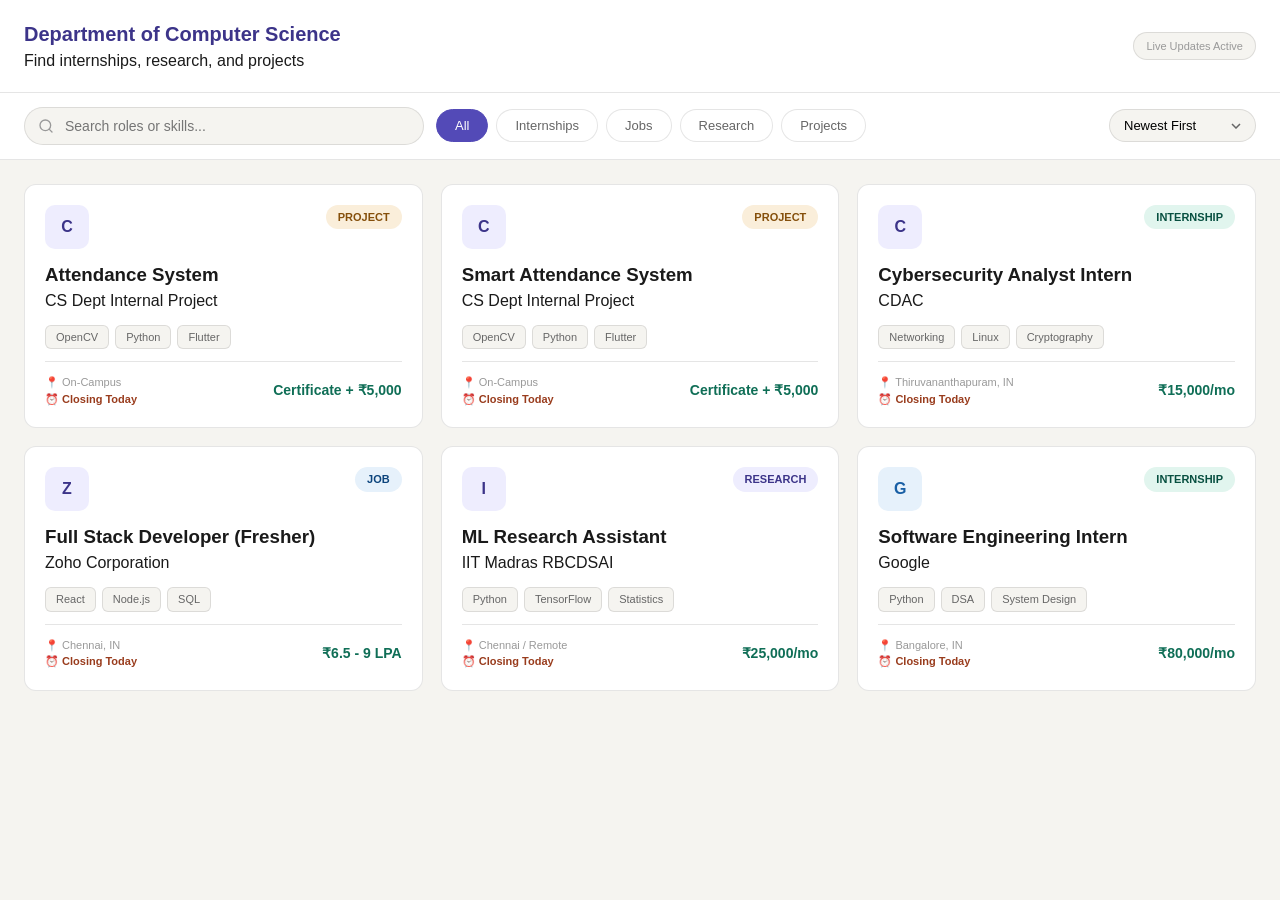
<file: index.html>
<!DOCTYPE html>
<html lang="en">
<head>
  <meta charset="UTF-8" />
  <meta name="viewport" content="width=device-width, initial-scale=1.0"/>
  <title>Department of Computer Science — Opportunities Board</title>
  <style>
    *, *::before, *::after { box-sizing: border-box; margin: 0; padding: 0; }
    :root {
      --purple-light: #EEEDFE; --purple-mid: #534AB7; --purple-dark: #3C3489;
      --teal-light: #E1F5EE; --teal-dark: #085041; --teal-mid: #0F6E56;
      --blue-light: #E6F1FB; --blue-mid: #185FA5; --blue-dark: #0C447C;
      --amber-light: #FAEEDA; --amber-mid: #854F0B;
      --coral-light: #FAECE7; --coral-mid: #993C1D; --coral-dark: #712B13;
      --bg: #f5f4f0; --surface: #ffffff; --border: rgba(0,0,0,0.1);
      --text: #1a1a1a; --text-muted: #666; --text-faint: #999;
      --radius: 12px; --radius-sm: 8px;
    }
    body { font-family: -apple-system, BlinkMacSystemFont, 'Segoe UI', sans-serif; background: var(--bg); color: var(--text); min-height: 100vh; line-height: 1.5; }

    /* HEADER */
    .site-header { background: var(--surface); border-bottom: 1px solid var(--border); padding: 1.2rem 1.5rem; display: flex; align-items: center; justify-content: space-between; flex-wrap: wrap; gap: 10px; }
    .site-header h1 { font-size: 20px; font-weight: 700; color: var(--purple-dark); }
    .last-updated { font-size: 11px; color: var(--text-faint); background: var(--bg); padding: 5px 12px; border-radius: 20px; border: 1px solid var(--border); }

    /* CONTROLS */
    .controls { background: var(--surface); border-bottom: 1px solid var(--border); padding: 0.85rem 1.5rem; display: flex; flex-wrap: wrap; align-items: center; gap: 12px; position: sticky; top: 0; z-index: 100; }
    .search-wrap { position: relative; flex: 1; min-width: 240px; max-width: 400px; }
    .search-wrap svg { position: absolute; left: 14px; top: 50%; transform: translateY(-50%); width: 16px; height: 16px; color: var(--text-faint); }
    .search-box { width: 100%; padding: 10px 16px 10px 40px; border: 1px solid var(--border); border-radius: 999px; font-size: 14px; background: var(--bg); outline: none; transition: 0.2s; }
    .search-box:focus { border-color: var(--purple-mid); background: var(--surface); }

    .pill-group { display: flex; flex-wrap: wrap; gap: 8px; }
    .pill { padding: 8px 18px; border: 1px solid var(--border); border-radius: 999px; font-size: 13px; font-weight: 500; cursor: pointer; background: var(--surface); color: var(--text-muted); transition: 0.2s; }
    .pill.active { background: var(--purple-mid); border-color: var(--purple-mid); color: #fff; }

    .sort-wrap { margin-left: auto; display: flex; align-items: center; gap: 8px; }
    .sort-select { padding: 8px 32px 8px 14px; border: 1px solid var(--border); border-radius: 999px; font-size: 13px; background: var(--bg); appearance: none; background-image: url("data:image/svg+xml,%3Csvg xmlns='http://www.w3.org/2000/svg' width='10' height='6'%3E%3Cpath d='M1 1l4 4 4-4' stroke='%23666' stroke-width='1.5' fill='none'/%3E%3C/svg%3E"); background-repeat: no-repeat; background-position: right 14px center; cursor: pointer; }

    /* GRID & CARDS */
    .grid { display: grid; grid-template-columns: repeat(auto-fill, minmax(320px, 1fr)); gap: 18px; padding: 1.5rem; }
    .card { background: var(--surface); border: 1px solid var(--border); border-radius: var(--radius); padding: 1.25rem; cursor: pointer; transition: 0.2s; display: flex; flex-direction: column; }
    .card:hover { transform: translateY(-3px); border-color: var(--purple-mid); box-shadow: 0 8px 20px rgba(0,0,0,0.08); }
    .card-header { display: flex; justify-content: space-between; align-items: flex-start; margin-bottom: 12px; }
    .org-logo { width: 44px; height: 44px; border-radius: 10px; display: flex; align-items: center; justify-content: center; font-weight: 700; }
    
    /* Badges */
    .type-badge { font-size: 11px; padding: 4px 12px; border-radius: 20px; font-weight: 600; text-transform: uppercase; }
    .type-Internship { background: var(--teal-light); color: var(--teal-dark); }
    .type-Job        { background: var(--blue-light); color: var(--blue-dark); }
    .type-Research   { background: var(--purple-light); color: var(--purple-dark); }
    .type-Project    { background: var(--amber-light); color: var(--amber-mid); }

    .tags { display: flex; flex-wrap: wrap; gap: 6px; margin: 12px 0; }
    .tag { font-size: 11px; padding: 3px 10px; background: var(--bg); border: 1px solid var(--border); border-radius: 6px; color: var(--text-muted); }
    .card-footer { margin-top: auto; padding-top: 12px; border-top: 1px solid var(--border); display: flex; justify-content: space-between; align-items: center; }
    .stipend { font-size: 14px; font-weight: 700; color: var(--teal-mid); }
    .deadline.urgent { color: var(--coral-mid); font-weight: 700; }

    /* MODAL */
    .modal-overlay { display: none; position: fixed; inset: 0; background: rgba(0,0,0,0.5); z-index: 1000; align-items: center; justify-content: center; padding: 1.5rem; backdrop-filter: blur(4px); }
    .modal-overlay.open { display: flex; }
    .modal { background: var(--surface); border-radius: var(--radius); max-width: 550px; width: 100%; max-height: 90vh; overflow-y: auto; padding: 2rem; position: relative; }
    .modal-close { position: absolute; top: 1.25rem; right: 1.25rem; background: var(--bg); border: none; width: 32px; height: 32px; border-radius: 50%; cursor: pointer; }
    .apply-btn { display: block; width: 100%; padding: 14px; background: var(--purple-mid); color: #fff; border-radius: var(--radius-sm); text-align: center; text-decoration: none; font-weight: 600; margin-top: 20px; }
  </style>
</head>
<body>

<header class="site-header">
  <div>
    <h1>Department of Computer Science</h1>
    <p>Find internships, research, and projects</p>
  </div>
  <div class="last-updated" id="last-updated">Connecting...</div>
</header>

<div class="controls">
  <div class="search-wrap">
    <svg viewBox="0 0 24 24" fill="none" stroke="currentColor" stroke-width="2" stroke-linecap="round" stroke-linejoin="round"><circle cx="11" cy="11" r="8"></circle><line x1="21" y1="21" x2="16.65" y2="16.65"></line></svg>
    <input class="search-box" type="text" placeholder="Search roles or skills..." id="search">
  </div>

  <div class="pill-group">
    <button class="pill active" data-filter="all">All</button>
    <button class="pill" data-filter="Internship">Internships</button>
    <button class="pill" data-filter="Job">Jobs</button>
    <button class="pill" data-filter="Research">Research</button>
    <button class="pill" data-filter="Project">Projects</button>
  </div>

  <div class="sort-wrap">
    <select class="sort-select" id="sort">
      <option value="newest">Newest First</option>
      <option value="deadline">Closest Deadline</option>
      <option value="stipend">Highest Stipend</option>
      <option value="title">Title A–Z</option>
    </select>
  </div>
</div>

<div class="grid" id="grid">
  </div>

<div class="modal-overlay" id="modal">
  <div class="modal" id="modal-content">
    </div>
</div>

<script>
  // UPDATED: Set this to your local filename or your CSV link
  const DATA_SOURCE = "jobs.json"; 

  let allJobs = [], activeFilter = "all", searchVal = "", sortVal = "newest";

  const LOGO_COLORS = {
    default: { bg: "#EEEDFE", text: "#3C3489" },
    google: { bg: "#E6F1FB", text: "#185FA5" },
    amazon: { bg: "#FAEEDA", text: "#854F0B" },
    tcs: { bg: "#E6F1FB", text: "#0C447C" }
  };

  async function init() {
    try {
      const res = await fetch(DATA_SOURCE);
      if (!res.ok) throw new Error("Fetch failed");

      const contentType = res.headers.get("content-type");
      if (DATA_SOURCE.endsWith(".json") || (contentType && contentType.includes("application/json"))) {
        allJobs = await res.json();
      } else {
        const text = await res.text();
        allJobs = parseCSV(text);
      }

      document.getElementById("last-updated").textContent = "Live Updates Active";
      render();
    } catch (e) {
      console.error(e);
      document.getElementById("grid").innerHTML = `
        <div style="grid-column:1/-1; text-align:center; padding: 3rem;">
          <p>⚠️ Error loading data. Please check if '${DATA_SOURCE}' exists.</p>
          <button onclick="location.reload()" style="margin-top:10px; padding:8px 16px; cursor:pointer;">Retry</button>
        </div>`;
    }
  }

  function parseCSV(text) {
    const lines = text.trim().split("\n");
    if (lines.length === 0) return [];
    const headers = lines[0].split(",").map(h => h.trim().toLowerCase().replace(/"/g, ''));
    return lines.slice(1).map(line => {
      const cols = line.match(/(".*?"|[^",\s]+)(?=\s*,|\s*$)/g) || [];
      const obj = {};
      headers.forEach((h, i) => { obj[h] = (cols[i] || "").replace(/^"|"$/g, "").trim(); });
      return obj;
    }).filter(j => j.title);
  }

  function daysLeft(d) {
    if (!d) return 999;
    const diff = new Date(d) - new Date();
    return Math.ceil(diff / (1000 * 60 * 60 * 24));
  }

  function getLogoColor(org) {
    const k = (org || "").toLowerCase();
    for (let key in LOGO_COLORS) { if (k.includes(key)) return LOGO_COLORS[key]; }
    return LOGO_COLORS.default;
  }

  function render() {
    let filtered = allJobs.filter(j => {
      const matchType = activeFilter === "all" || j.type === activeFilter;
      const matchSearch = [j.title, j.org, j.skills].join(" ").toLowerCase().includes(searchVal.toLowerCase());
      return matchType && matchSearch;
    });

    filtered.sort((a, b) => {
      if (sortVal === "deadline") return daysLeft(a.deadline) - daysLeft(b.deadline);
      if (sortVal === "title") return a.title.localeCompare(b.title);
      if (sortVal === "stipend") {
        const getVal = s => parseInt(s.replace(/[^0-9]/g, '')) || 0;
        return getVal(b.stipend) - getVal(a.stipend);
      }
      return 0; 
    });

    if (sortVal === "newest") filtered.reverse();

    const grid = document.getElementById("grid");
    if (!filtered.length) {
      grid.innerHTML = `<div style="grid-column:1/-1; text-align:center; padding:3rem;">No matches found for "${searchVal}".</div>`;
      return;
    }

    grid.innerHTML = filtered.map((j, i) => {
      const lc = getLogoColor(j.org);
      const dl = daysLeft(j.deadline);
      const tags = (j.skills || "").split(",").slice(0, 3).map(s => `<span class="tag">${s.trim()}</span>`).join("");
      
      return `
        <div class="card" onclick="openModal(${allJobs.indexOf(j)})">
          <div class="card-header">
            <div class="org-logo" style="background:${lc.bg};color:${lc.text}">${(j.org || "?")[0].toUpperCase()}</div>
            <span class="type-badge type-${j.type}">${j.type}</span>
          </div>
          <h3>${j.title}</h3>
          <div class="org-name">${j.org}</div>
          <div class="tags">${tags}</div>
          <div class="card-footer">
            <div class="footer-left">
              <div style="font-size:11px; color:var(--text-faint)">📍 ${j.location}</div>
              <div class="deadline ${dl <= 7 ? 'urgent' : ''}" style="font-size:11px">⏰ ${dl <= 0 ? 'Closing Today' : dl + ' days left'}</div>
            </div>
            <div class="stipend">${j.stipend}</div>
          </div>
        </div>
      `;
    }).join("");
  }

  function openModal(idx) {
    const j = allJobs[idx];
    const applyUrl = j.apply.toLowerCase().includes("http") ? j.apply : "https://" + j.apply;
    
    document.getElementById("modal-content").innerHTML = `
      <button class="modal-close" onclick="closeModal()">✕</button>
      <h2 style="margin-bottom:4px;">${j.title}</h2>
      <div style="color:var(--text-muted); font-size:14px; margin-bottom:20px;">${j.org} • ${j.type}</div>
      <div style="margin-bottom:20px;">
        <label style="font-size:11px; font-weight:700; color:var(--text-faint); text-transform:uppercase;">Description</label>
        <p style="font-size:14px; margin-top:5px;">${j.desc}</p>
      </div>
      <div style="margin-bottom:20px;">
        <label style="font-size:11px; font-weight:700; color:var(--text-faint); text-transform:uppercase;">Eligibility</label>
        <p style="font-size:14px; margin-top:5px;">${j.eligibility}</p>
      </div>
      <div style="display:grid; grid-template-columns:1fr 1fr; gap:15px; background:var(--bg); padding:15px; border-radius:10px;">
        <div><small style="color:var(--text-faint);">Stipend</small><br><strong>${j.stipend}</strong></div>
        <div><small style="color:var(--text-faint);">Deadline</small><br><strong>${j.deadline}</strong></div>
      </div>
      <a href="${applyUrl}" target="_blank" class="apply-btn">Apply Now →</a>
    `;
    document.getElementById("modal").classList.add("open");
  }

  function closeModal() { document.getElementById("modal").classList.remove("open"); }
  
  document.getElementById("search").addEventListener("input", e => { searchVal = e.target.value; render(); });
  document.getElementById("sort").addEventListener("change", e => { sortVal = e.target.value; render(); });
  document.querySelectorAll(".pill").forEach(p => p.addEventListener("click", () => {
    document.querySelector(".pill.active").classList.remove("active");
    p.classList.add("active");
    activeFilter = p.dataset.filter;
    render();
  }));

  init();
</script>
</body>
</html>
</file>
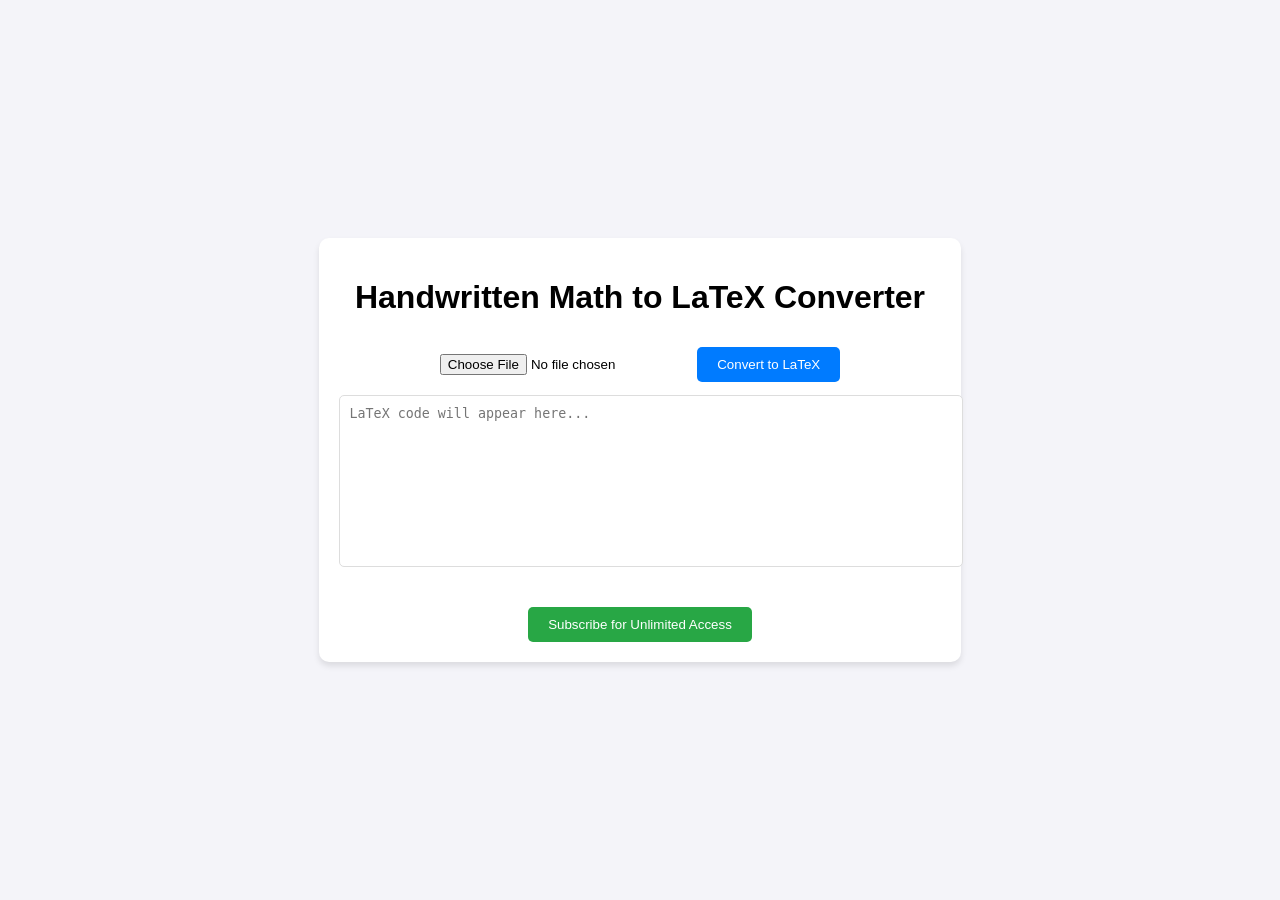
<file: demo/project1-handwriting to latex code/index.html>
<!DOCTYPE html>
<html lang="en">
<head>
    <meta charset="UTF-8">
    <meta name="viewport" content="width=device-width, initial-scale=1.0">
    <title>Handwritten Math to LaTeX</title>
    <link rel="stylesheet" href="styles.css">
</head>
<body>
    <div class="container">
        <h1>Handwritten Math to LaTeX Converter</h1>
        <input type="file" id="imageUpload" accept="image/*">
        <button id="convertButton">Convert to LaTeX</button>
        <textarea id="latexOutput" readonly placeholder="LaTeX code will appear here..."></textarea>
        <p id="conversionCount"></p>
        <button id="subscribeButton">Subscribe for Unlimited Access</button>
    </div>
    <script src="script.js"></script>
</body>
</html>
</file>
<file: demo/project1-handwriting to latex code/styles.css>
body {
    font-family: Arial, sans-serif;
    background-color: #f4f4f9;
    margin: 0;
    padding: 0;
    display: flex;
    justify-content: center;
    align-items: center;
    height: 100vh;
}

.container {
    text-align: center;
    padding: 20px;
    background: white;
    border-radius: 10px;
    box-shadow: 0 4px 6px rgba(0, 0, 0, 0.1);
}

input[type="file"] {
    margin: 10px 0;
}

textarea {
    width: 100%;
    height: 150px;
    margin-top: 10px;
    padding: 10px;
    border: 1px solid #ddd;
    border-radius: 5px;
    resize: none;
    font-family: monospace;
}

button {
    background-color: #007BFF;
    color: white;
    padding: 10px 20px;
    border: none;
    border-radius: 5px;
    cursor: pointer;
    margin-top: 10px;
}

button:hover {
    background-color: #0056b3;
}

#subscribeButton {
    background-color: #28a745;
    margin-top: 20px;
}

#subscribeButton:hover {
    background-color: #218838;
}
</file>
